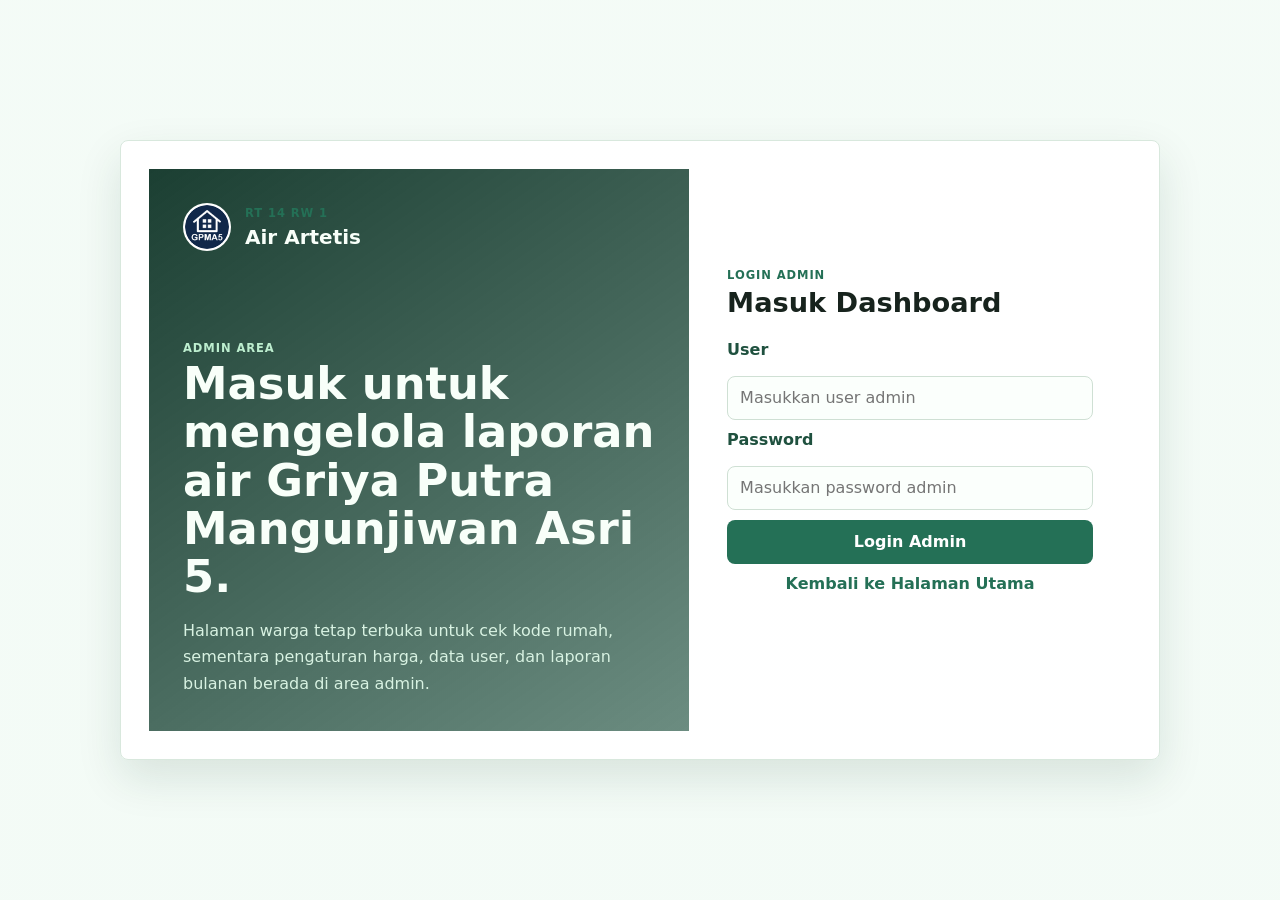
<file: login.html>
<!doctype html>
<html lang="id">
  <head>
    <meta charset="UTF-8" />
    <meta name="viewport" content="width=device-width, initial-scale=1.0" />
    <title>Login Admin Air Artetis</title>
    <link rel="stylesheet" href="styles.css" />
  </head>
  <body class="login-page">
    <main class="login-layout">
      <section class="login-hero" aria-label="Informasi dashboard">
        <div class="brand login-brand">
          <div class="brand-mark"><img src="logo-gpma.png" alt="Logo GPMA5" /></div>
          <div>
            <p class="eyebrow">RT 14 RW 1</p>
            <h1>Air Artetis</h1>
          </div>
        </div>
        <div class="login-copy">
          <p class="eyebrow">Admin Area</p>
          <h2>Masuk untuk mengelola laporan air Griya Putra Mangunjiwan Asri 5.</h2>
          <p>Halaman warga tetap terbuka untuk cek kode rumah, sementara pengaturan harga, data user, dan laporan bulanan berada di area admin.</p>
        </div>
      </section>

      <section class="login-card" aria-label="Form login admin">
        <div>
          <p class="eyebrow">Login Admin</p>
          <h2>Masuk Dashboard</h2>
        </div>
        <form id="admin-login-form" class="stack-form">
          <label for="admin-username">User</label>
          <input id="admin-username" name="username" autocomplete="username" placeholder="Masukkan user admin" required />

          <label for="admin-password">Password</label>
          <input id="admin-password" name="password" type="password" autocomplete="current-password" placeholder="Masukkan password admin" required />

          <button class="primary-button" type="submit">Login Admin</button>
          <a class="back-link" href="index.html">Kembali ke Halaman Utama</a>
        </form>
        <p id="login-message" class="login-message" role="status" aria-live="polite"></p>
      </section>
    </main>

    <script src="login.js"></script>
  </body>
</html>
</file>
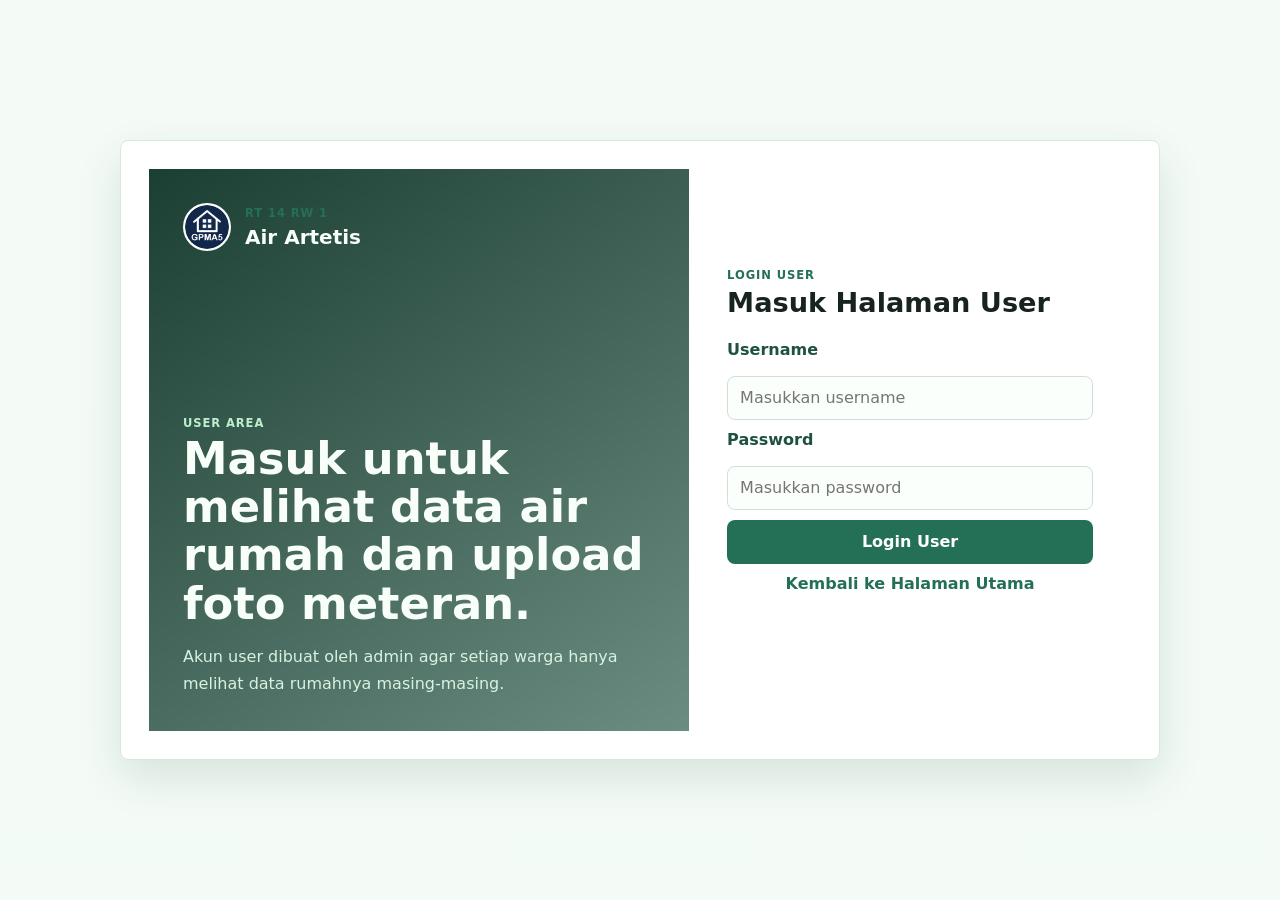
<file: user-login.html>
<!doctype html>
<html lang="id">
  <head>
    <meta charset="UTF-8" />
    <meta name="viewport" content="width=device-width, initial-scale=1.0" />
    <title>Login User Air Artetis</title>
    <link rel="stylesheet" href="styles.css" />
  </head>
  <body class="login-page">
    <main class="login-layout">
      <section class="login-hero" aria-label="Informasi user">
        <div class="brand login-brand">
          <div class="brand-mark"><img src="logo-gpma.png" alt="Logo GPMA5" /></div>
          <div>
            <p class="eyebrow">RT 14 RW 1</p>
            <h1>Air Artetis</h1>
          </div>
        </div>
        <div class="login-copy">
          <p class="eyebrow">User Area</p>
          <h2>Masuk untuk melihat data air rumah dan upload foto meteran.</h2>
          <p>Akun user dibuat oleh admin agar setiap warga hanya melihat data rumahnya masing-masing.</p>
        </div>
      </section>

      <section class="login-card" aria-label="Form login user">
        <div>
          <p class="eyebrow">Login User</p>
          <h2>Masuk Halaman User</h2>
        </div>
        <form id="user-login-form" class="stack-form">
          <label for="user-username">Username</label>
          <input id="user-username" name="username" autocomplete="username" placeholder="Masukkan username" required />

          <label for="user-password">Password</label>
          <input id="user-password" name="password" type="password" autocomplete="current-password" placeholder="Masukkan password" required />

          <button class="primary-button" type="submit">Login User</button>
          <a class="back-link" href="index.html">Kembali ke Halaman Utama</a>
        </form>
        <p id="user-login-message" class="login-message" role="status" aria-live="polite"></p>
      </section>
    </main>

    <script src="user-login.js"></script>
  </body>
</html>
</file>
<file: styles.css>
:root {
  --leaf-900: #12372a;
  --leaf-800: #1f513f;
  --leaf-700: #247056;
  --leaf-500: #3a9b73;
  --leaf-100: #dff3e8;
  --mint-50: #f3fbf6;
  --water-500: #3aa9b8;
  --soil-600: #8a6a3d;
  --paper: #ffffff;
  --ink: #17231d;
  --muted: #64746b;
  --line: #d8e8dd;
  --shadow: 0 18px 45px rgba(18, 55, 42, 0.12);
}

* {
  box-sizing: border-box;
}

body {
  margin: 0;
  min-height: 100vh;
  overflow-x: hidden;
  font-family: Inter, ui-sans-serif, system-ui, -apple-system, BlinkMacSystemFont, "Segoe UI", sans-serif;
  color: var(--ink);
  background:
    linear-gradient(rgba(243, 251, 246, 0.92), rgba(243, 251, 246, 0.96)),
    url("https://images.unsplash.com/photo-1500530855697-b586d89ba3ee?auto=format&fit=crop&w=1800&q=80") center/cover fixed;
}

body.login-page {
  display: grid;
  place-items: center;
  padding: 28px;
}

button,
input,
select {
  font: inherit;
}

button {
  cursor: pointer;
}

img {
  max-width: 100%;
}

.app-shell {
  display: grid;
  grid-template-columns: 280px minmax(0, 1fr);
  min-height: 100vh;
}

.sidebar {
  position: sticky;
  top: 0;
  height: 100vh;
  padding: 28px 20px;
  background: rgba(18, 55, 42, 0.95);
  color: #f5fff8;
  display: flex;
  flex-direction: column;
  gap: 28px;
}

.brand {
  display: flex;
  align-items: center;
  gap: 14px;
}

.brand-mark {
  width: 48px;
  height: 48px;
  border-radius: 50%;
  display: grid;
  place-items: center;
  overflow: hidden;
  background: #ffffff;
  border: 2px solid rgba(255, 255, 255, 0.75);
}

.brand-mark img {
  width: 100%;
  height: 100%;
  object-fit: cover;
}

.brand h1,
.topbar h2,
.section-heading h3,
.profile-panel h3,
.upload-panel h3 {
  margin: 0;
}

.brand h1 {
  font-size: 1.25rem;
}

.eyebrow {
  margin: 0 0 5px;
  color: var(--leaf-700);
  text-transform: uppercase;
  letter-spacing: 0.08em;
  font-size: 0.72rem;
  font-weight: 800;
}

.sidebar .eyebrow {
  color: #aee2c4;
}

.nav {
  display: grid;
  gap: 8px;
}

.nav-button {
  min-height: 44px;
  border: 1px solid rgba(255, 255, 255, 0.12);
  border-radius: 8px;
  background: rgba(255, 255, 255, 0.06);
  color: #f5fff8;
  text-align: left;
  padding: 0 14px;
}

.nav-button.active,
.nav-button:hover {
  background: #e9fff0;
  color: var(--leaf-900);
}

.address-card {
  margin-top: auto;
  border-radius: 8px;
  padding: 16px;
  background: rgba(255, 255, 255, 0.09);
  border: 1px solid rgba(255, 255, 255, 0.13);
}

.address-card p {
  margin: 0 0 6px;
  font-weight: 800;
}

.address-card span {
  color: #c8e8d7;
  font-size: 0.9rem;
}

main {
  padding: 28px;
}

.topbar,
.section-heading,
.table-title {
  display: flex;
  justify-content: space-between;
  align-items: center;
  gap: 16px;
}

.toolbar-actions {
  display: flex;
  align-items: center;
  gap: 10px;
}

.toolbar-actions input,
.toolbar-actions select {
  min-width: 150px;
}

.topbar {
  margin-bottom: 20px;
}

.topbar h2 {
  font-size: clamp(1.35rem, 3vw, 2rem);
}

.price-pill {
  min-width: 170px;
  border-radius: 8px;
  padding: 12px 14px;
  background: var(--paper);
  box-shadow: var(--shadow);
  border: 1px solid var(--line);
}

.price-pill span {
  display: block;
  color: var(--muted);
  font-size: 0.82rem;
}

.price-pill strong {
  color: var(--leaf-700);
}

.hero {
  min-height: 150px;
  margin-bottom: 24px;
  border-radius: 8px;
  overflow: hidden;
  background:
    linear-gradient(90deg, rgba(18, 55, 42, 0.92), rgba(31, 81, 63, 0.64)),
    url("https://images.unsplash.com/photo-1542601906990-b4d3fb778b09?auto=format&fit=crop&w=1400&q=80") center/cover;
  display: flex;
  align-items: end;
  padding: 26px;
  color: #f8fff9;
}

.hero-copy {
  max-width: 680px;
  display: flex;
  gap: 12px;
  align-items: center;
  font-size: 1.05rem;
  line-height: 1.55;
}

.hero-copy p {
  margin: 0;
}

.status-dot {
  width: 13px;
  height: 13px;
  border-radius: 999px;
  background: #8df0ad;
  box-shadow: 0 0 0 7px rgba(141, 240, 173, 0.18);
  flex: 0 0 auto;
}

.view {
  display: none;
}

.view.active {
  display: block;
}

.section-heading {
  margin: 0 0 14px;
}

.section-heading h3 {
  font-size: 1.35rem;
}

.search-panel,
.result-card,
.profile-panel,
.meter-panel,
.upload-panel,
.admin-panel,
.table-panel {
  background: rgba(255, 255, 255, 0.93);
  border: 1px solid var(--line);
  border-radius: 8px;
  box-shadow: var(--shadow);
}

.search-panel {
  padding: 18px;
}

label {
  display: block;
  margin-bottom: 7px;
  color: var(--leaf-800);
  font-weight: 800;
}

.search-row,
.inline-form {
  display: grid;
  grid-template-columns: 1fr auto;
  gap: 10px;
}

input,
select {
  width: 100%;
  min-height: 44px;
  border-radius: 8px;
  border: 1px solid #cfe0d4;
  background: #fbfffc;
  padding: 0 12px;
  color: var(--ink);
}

input:focus,
select:focus {
  outline: 3px solid rgba(58, 155, 115, 0.22);
  border-color: var(--leaf-500);
}

.primary-button,
.secondary-button {
  min-height: 44px;
  border-radius: 8px;
  border: 0;
  padding: 0 16px;
  font-weight: 800;
}

.primary-button {
  color: white;
  background: var(--leaf-700);
}

.secondary-button {
  color: var(--leaf-900);
  background: var(--leaf-100);
  border: 1px solid #b9ddc7;
}

.helper {
  margin: 10px 0 0;
  color: var(--muted);
  font-size: 0.92rem;
}

.result-card {
  margin-top: 16px;
  padding: 18px;
}

.result-card.empty {
  color: var(--muted);
  border-style: dashed;
}

.result-grid {
  display: grid;
  grid-template-columns: repeat(4, minmax(0, 1fr));
  gap: 12px;
}

.result-item {
  padding: 14px;
  border-radius: 8px;
  background: var(--mint-50);
  border: 1px solid var(--line);
}

.result-item span {
  display: block;
  color: var(--muted);
  font-size: 0.82rem;
}

.result-item strong {
  display: block;
  margin-top: 4px;
  color: var(--leaf-900);
}

.home-photo-result {
  margin-top: 14px;
  padding: 14px;
  border-radius: 8px;
  background: var(--mint-50);
  border: 1px solid var(--line);
}

.home-photo-result > span {
  display: block;
  margin-bottom: 8px;
  color: var(--muted);
  font-size: 0.82rem;
}

.home-photo-button {
  width: min(280px, 100%);
  aspect-ratio: 4 / 3;
  padding: 0;
  overflow: hidden;
  border-radius: 8px;
  border: 1px solid var(--line);
  background: var(--paper);
}

.home-photo-button img {
  width: 100%;
  height: 100%;
  object-fit: cover;
}

.home-photo-empty {
  color: var(--muted);
}

.user-grid {
  display: grid;
  grid-template-columns: 1fr 1.2fr 1fr;
  gap: 16px;
}

.income-grid {
  display: grid;
  grid-template-columns: repeat(3, minmax(0, 1fr));
  gap: 12px;
  margin-bottom: 22px;
}

.profile-panel,
.meter-panel,
.upload-panel,
.admin-panel,
.table-panel {
  padding: 18px;
}

.profile-photo {
  width: 92px;
  height: 92px;
  margin-bottom: 14px;
  display: grid;
  place-items: center;
  overflow: hidden;
  border-radius: 50%;
  background: var(--leaf-100);
  border: 3px solid #c9e8d4;
  color: var(--leaf-800);
  font-weight: 800;
}

.profile-photo img {
  width: 100%;
  height: 100%;
  object-fit: cover;
}

.profile-form {
  margin-top: 18px;
  padding-top: 16px;
  border-top: 1px solid var(--line);
}

dl {
  margin: 18px 0 0;
  display: grid;
  gap: 12px;
}

dt {
  color: var(--muted);
  font-size: 0.82rem;
}

dd {
  margin: 3px 0 0;
  font-weight: 800;
}

.meter-panel {
  display: grid;
  gap: 12px;
}

.metric {
  padding: 15px;
  border-radius: 8px;
  background: var(--mint-50);
  border: 1px solid var(--line);
}

.metric span {
  color: var(--muted);
  display: block;
}

.metric strong {
  display: block;
  margin-top: 4px;
  font-size: 1.35rem;
  color: var(--leaf-800);
}

.metric.total {
  background: #fff8e8;
  border-color: #edd9a8;
}

.metric.total strong {
  color: var(--soil-600);
}

.upload-panel {
  display: grid;
  gap: 12px;
}

.photo-preview {
  min-height: 150px;
  border-radius: 8px;
  border: 1px dashed #b7d2c1;
  background: var(--mint-50);
  display: grid;
  place-items: center;
  overflow: hidden;
  color: var(--muted);
  text-align: center;
  padding: 12px;
}

.photo-preview img,
.photo-thumb {
  width: 100%;
  height: 100%;
  object-fit: cover;
}

.admin-grid {
  display: grid;
  grid-template-columns: 1fr 1fr;
  gap: 16px;
}

.admin-panel h4,
.table-panel h4 {
  margin: 0 0 14px;
  font-size: 1.05rem;
}

.admin-panel.wide {
  grid-column: 1 / -1;
}

.stack-form,
.usage-form,
.admin-edit-form {
  display: grid;
  gap: 10px;
}

.usage-form {
  grid-template-columns: 1.2fr 1fr 1fr 0.9fr 1.2fr auto;
  align-items: center;
}

.admin-edit-form {
  grid-template-columns: 1.2fr 1fr 0.9fr 1fr 1fr 1fr 1.2fr auto auto;
  align-items: center;
}

.danger-button {
  min-height: 44px;
  border-radius: 8px;
  border: 1px solid #f0b8ae;
  padding: 0 16px;
  color: #a11f14;
  background: #fff0ed;
  font-weight: 800;
}

.danger-button:hover {
  background: #ffe2dc;
}

.report-layout {
  display: grid;
  grid-template-columns: minmax(0, 1.5fr) minmax(280px, 0.8fr);
  gap: 16px;
  margin-top: 16px;
}

.table-title {
  margin-bottom: 12px;
}

.table-title span {
  color: var(--muted);
  font-size: 0.9rem;
}

.table-wrap {
  overflow: auto;
}

table {
  width: 100%;
  border-collapse: collapse;
  min-width: 760px;
}

th,
td {
  padding: 11px 10px;
  text-align: left;
  border-bottom: 1px solid var(--line);
  vertical-align: middle;
}

th {
  color: var(--leaf-800);
  background: var(--mint-50);
  font-size: 0.82rem;
}

.thumb-cell {
  width: 70px;
  height: 52px;
  border-radius: 8px;
  background: var(--mint-50);
  border: 1px solid var(--line);
  overflow: hidden;
  display: grid;
  place-items: center;
  color: var(--muted);
  font-size: 0.75rem;
}

.photo-button {
  padding: 0;
  cursor: zoom-in;
}

.photo-button:hover {
  border-color: var(--leaf-500);
  box-shadow: 0 0 0 3px rgba(58, 155, 115, 0.16);
}

.user-list {
  display: grid;
  gap: 10px;
}

.user-row {
  display: flex;
  align-items: center;
  justify-content: space-between;
  gap: 10px;
  padding: 12px;
  border-radius: 8px;
  background: var(--mint-50);
  border: 1px solid var(--line);
}

.mini-profile {
  width: 42px;
  height: 42px;
  flex: 0 0 auto;
  border-radius: 50%;
  display: grid;
  place-items: center;
  overflow: hidden;
  background: var(--leaf-100);
  color: var(--leaf-800);
  font-size: 0.68rem;
  font-weight: 800;
}

.mini-profile img {
  width: 100%;
  height: 100%;
  object-fit: cover;
}

.user-row strong {
  display: block;
}

.user-row span {
  color: var(--muted);
  font-size: 0.86rem;
}

.toast {
  position: fixed;
  right: 22px;
  bottom: 22px;
  max-width: 360px;
  padding: 13px 15px;
  border-radius: 8px;
  background: var(--leaf-900);
  color: #f8fff9;
  box-shadow: var(--shadow);
  opacity: 0;
  transform: translateY(12px);
  pointer-events: none;
  transition: 180ms ease;
}

.toast.show {
  opacity: 1;
  transform: translateY(0);
}

.photo-modal {
  position: fixed;
  inset: 0;
  z-index: 20;
  display: none;
  place-items: center;
  padding: 24px;
  background: rgba(18, 55, 42, 0.72);
}

.photo-modal.show {
  display: grid;
}

.photo-modal-card {
  width: min(820px, 100%);
  max-height: 90vh;
  display: grid;
  gap: 14px;
  padding: 16px;
  border-radius: 8px;
  background: var(--paper);
  border: 1px solid var(--line);
  box-shadow: var(--shadow);
}

.photo-modal-header {
  display: flex;
  justify-content: space-between;
  align-items: center;
  gap: 12px;
}

.photo-modal-card img {
  width: 100%;
  max-height: 74vh;
  object-fit: contain;
  border-radius: 8px;
  background: var(--mint-50);
}

.login-layout {
  width: min(1040px, 100%);
  min-height: 620px;
  display: grid;
  grid-template-columns: 1.1fr 0.9fr;
  overflow: hidden;
  border-radius: 8px;
  background: rgba(255, 255, 255, 0.96);
  border: 1px solid var(--line);
  box-shadow: var(--shadow);
}

.login-hero {
  padding: 34px;
  color: #f8fff9;
  background:
    linear-gradient(145deg, rgba(18, 55, 42, 0.96), rgba(31, 81, 63, 0.66)),
    url("https://images.unsplash.com/photo-1473773508845-188df298d2d1?auto=format&fit=crop&w=1200&q=80") center/cover;
  display: flex;
  flex-direction: column;
  justify-content: space-between;
  gap: 30px;
}

.login-brand .brand-mark {
  background: #ffffff;
}

.login-copy {
  max-width: 560px;
}

.login-copy .eyebrow {
  color: #bdeecf;
}

.login-copy h2 {
  margin: 0;
  font-size: clamp(1.7rem, 4vw, 2.8rem);
  line-height: 1.08;
}

.login-copy p:last-child {
  margin: 16px 0 0;
  color: #d8f2e2;
  line-height: 1.65;
}

.login-card {
  padding: 38px;
  display: flex;
  flex-direction: column;
  justify-content: center;
}

.login-card h2 {
  margin: 0 0 22px;
  font-size: 1.7rem;
}

.back-link {
  color: var(--leaf-700);
  font-weight: 800;
  text-align: center;
  text-decoration: none;
}

.back-link:hover {
  text-decoration: underline;
}

.login-message {
  min-height: 24px;
  margin: 16px 0 0;
  font-weight: 800;
}

.login-message.success {
  color: var(--leaf-700);
}

.login-message.error {
  color: #b42318;
}

@media (max-width: 1080px) {
  .app-shell {
    grid-template-columns: 1fr;
  }

  .sidebar {
    position: relative;
    height: auto;
  }

  .nav {
    grid-template-columns: repeat(3, minmax(0, 1fr));
  }

  .user-grid,
  .income-grid,
  .report-layout,
  .admin-grid {
    grid-template-columns: 1fr;
  }

  .usage-form {
    grid-template-columns: 1fr 1fr;
  }

  .admin-edit-form {
    grid-template-columns: 1fr 1fr;
  }
}

@media (max-width: 860px) {
  .login-layout {
    grid-template-columns: 1fr;
  }

  .login-hero {
    min-height: 340px;
  }
}

@media (max-width: 720px) {
  body {
    background-attachment: scroll;
  }

  main {
    width: 100%;
    min-width: 0;
    padding: 14px;
  }

  .sidebar {
    padding: 18px 14px;
    gap: 16px;
  }

  .brand {
    align-items: flex-start;
  }

  .brand-mark {
    width: 42px;
    height: 42px;
    font-size: 1.22rem;
  }

  .brand h1 {
    font-size: 1.05rem;
    line-height: 1.25;
  }

  .topbar,
  .section-heading {
    align-items: stretch;
    flex-direction: column;
  }

  .topbar {
    margin-bottom: 14px;
  }

  .topbar h2 {
    font-size: 1.28rem;
    line-height: 1.25;
  }

  .price-pill {
    width: 100%;
    min-width: 0;
  }

  .nav,
  .toolbar-actions,
  .search-row,
  .inline-form,
  .usage-form,
  .admin-edit-form,
  .result-grid {
    grid-template-columns: 1fr;
  }

  .home-photo-button {
    width: 100%;
  }

  .nav {
    gap: 7px;
  }

  .nav-button,
  .primary-button,
  .secondary-button,
  .danger-button {
    width: 100%;
    min-height: 46px;
    text-align: center;
    white-space: normal;
  }

  .toolbar-actions {
    align-items: stretch;
    flex-direction: column;
  }

  .toolbar-actions input,
  .toolbar-actions select {
    min-width: 0;
  }

  .hero {
    min-height: 126px;
    margin-bottom: 16px;
    padding: 16px;
  }

  .hero-copy {
    align-items: flex-start;
    font-size: 0.95rem;
  }

  .search-panel,
  .result-card,
  .profile-panel,
  .meter-panel,
  .upload-panel,
  .admin-panel,
  .table-panel {
    padding: 14px;
  }

  input,
  select {
    min-width: 0;
    min-height: 46px;
  }

  input[type="file"] {
    min-height: 0;
    padding: 10px;
  }

  .metric {
    padding: 13px;
  }

  .metric strong {
    font-size: 1.18rem;
  }

  .profile-photo {
    width: 82px;
    height: 82px;
  }

  .photo-preview {
    min-height: 132px;
  }

  .report-layout {
    gap: 14px;
    margin-top: 14px;
  }

  .table-title {
    align-items: stretch;
    flex-direction: column;
  }

  .table-wrap {
    width: 100%;
    margin: 0;
    padding-bottom: 0;
    overflow: visible;
  }

  table {
    min-width: 0;
  }

  th,
  td {
    padding: 9px 8px;
    font-size: 0.84rem;
  }

  table,
  thead,
  tbody,
  tr,
  th,
  td {
    display: block;
    width: 100%;
  }

  thead {
    display: none;
  }

  tbody {
    display: grid;
    gap: 12px;
  }

  tbody tr {
    padding: 12px;
    border: 1px solid var(--line);
    border-radius: 8px;
    background: var(--mint-50);
  }

  tbody td {
    display: grid;
    grid-template-columns: minmax(88px, 0.42fr) minmax(0, 1fr);
    gap: 10px;
    align-items: center;
    border-bottom: 1px solid rgba(216, 232, 221, 0.8);
    padding: 9px 0;
    text-align: right;
    word-break: break-word;
  }

  tbody td:last-child {
    border-bottom: 0;
  }

  tbody td::before {
    content: attr(data-label);
    color: var(--leaf-800);
    font-weight: 800;
    text-align: left;
  }

  tbody td .thumb-cell {
    justify-self: end;
  }

  .user-row {
    align-items: flex-start;
    justify-content: flex-start;
  }

  .toast {
    right: 12px;
    bottom: 12px;
    left: 12px;
    max-width: none;
  }

  .photo-modal {
    padding: 12px;
  }

  .photo-modal-card {
    max-height: 92vh;
    padding: 12px;
  }

  .photo-modal-header {
    align-items: stretch;
    flex-direction: column;
  }

  body.login-page,
  .login-hero,
  .login-card {
    padding: 20px;
  }

  .login-layout {
    min-height: auto;
  }

  .login-hero {
    min-height: 300px;
  }
}

@media (max-width: 420px) {
  main {
    padding: 10px;
  }

  .sidebar {
    padding: 14px 10px;
  }

  .address-card {
    padding: 12px;
  }

  .hero {
    padding: 14px;
  }

  .hero-copy {
    gap: 9px;
  }

  .status-dot {
    width: 10px;
    height: 10px;
    box-shadow: 0 0 0 5px rgba(141, 240, 173, 0.18);
  }

  .section-heading h3 {
    font-size: 1.15rem;
  }

  .search-panel,
  .result-card,
  .profile-panel,
  .meter-panel,
  .upload-panel,
  .admin-panel,
  .table-panel {
    padding: 12px;
  }

  .thumb-cell {
    width: 58px;
    height: 46px;
  }

  body.login-page {
    padding: 10px;
  }

  .login-copy h2 {
    font-size: 1.55rem;
  }
}
</file>
